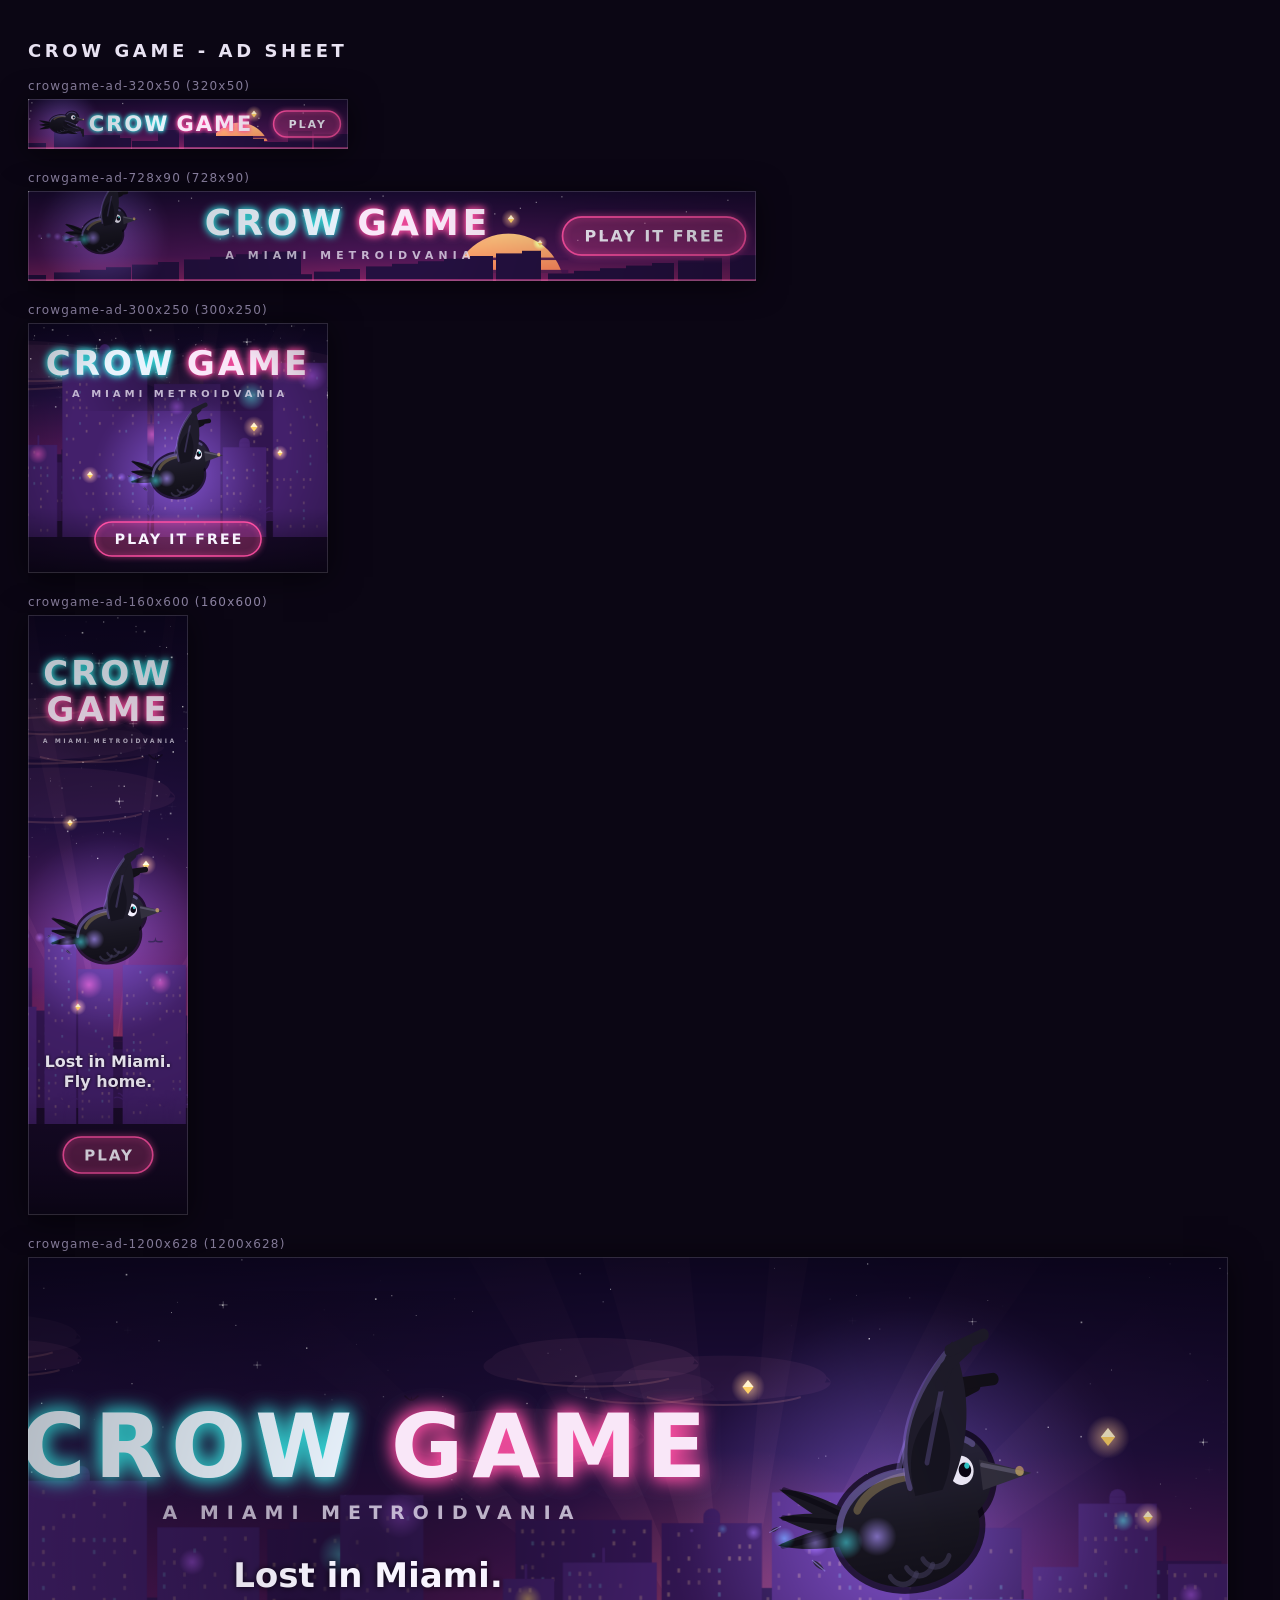
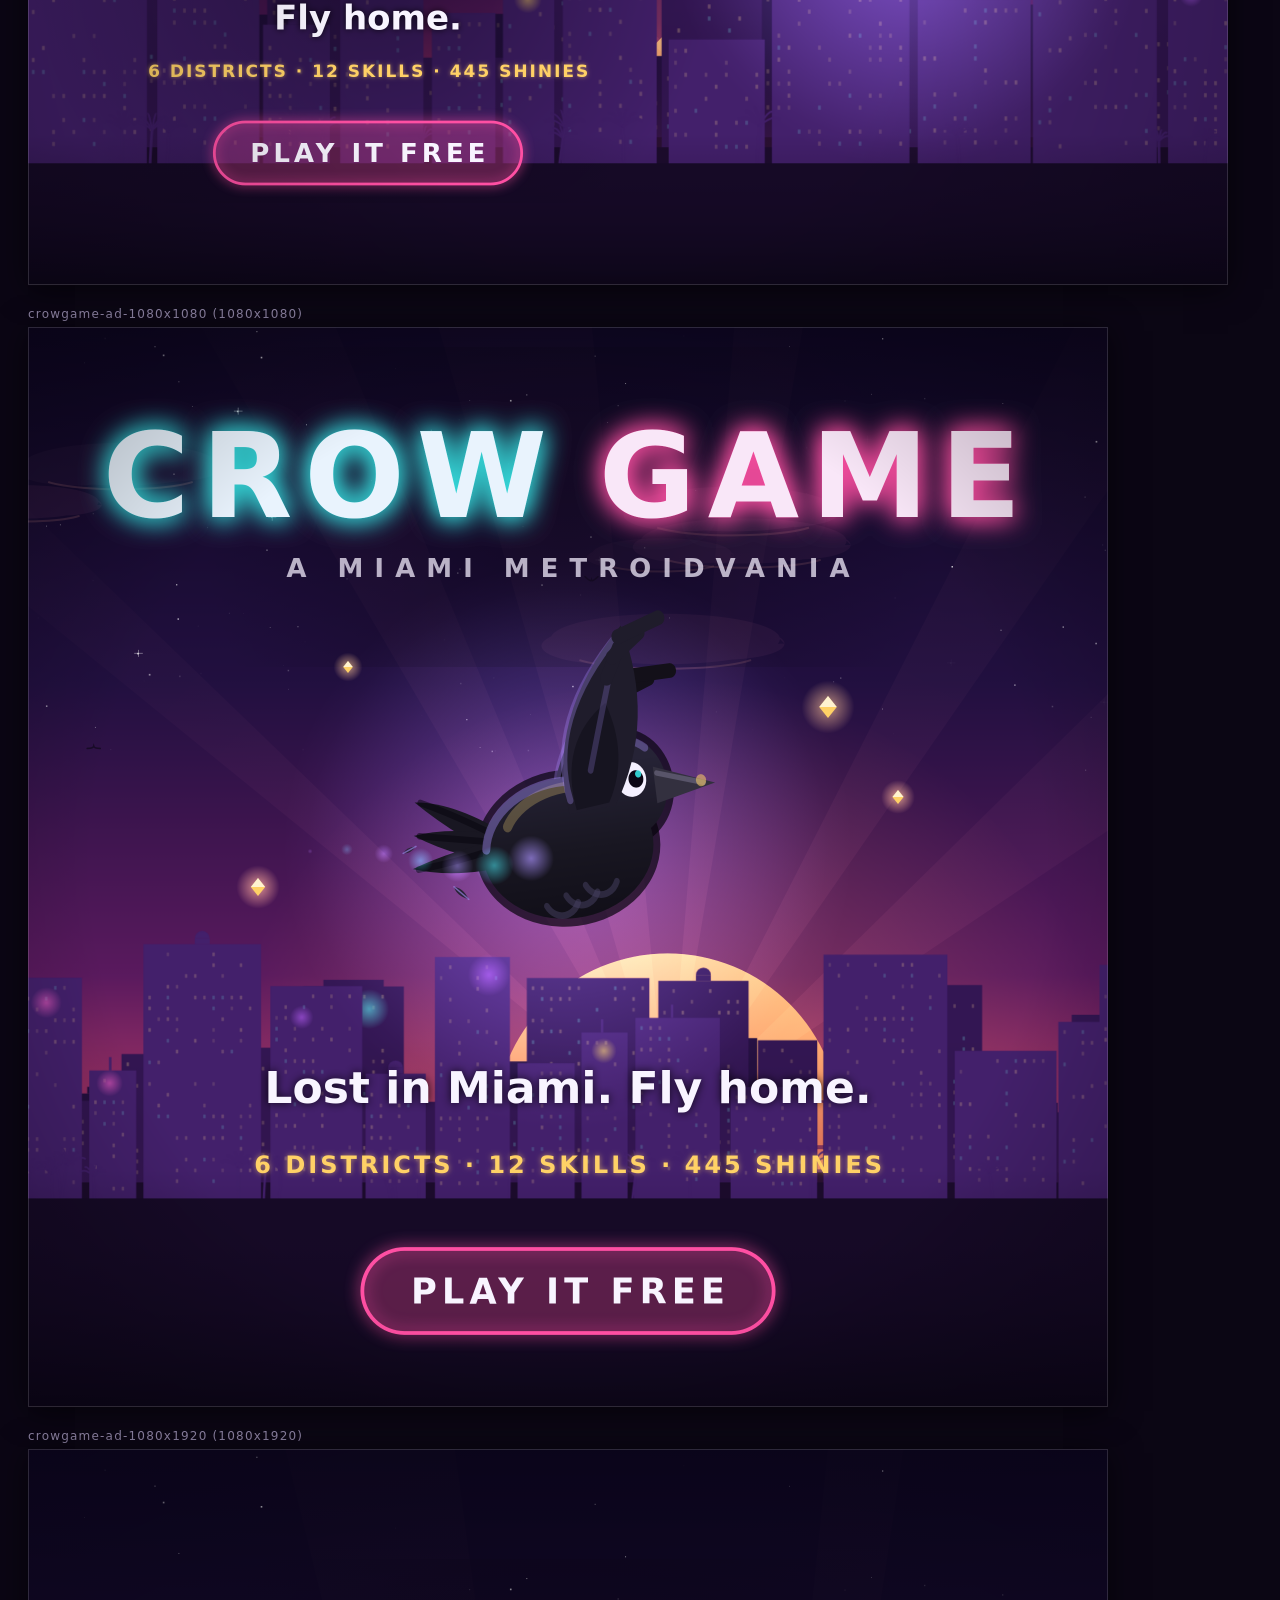
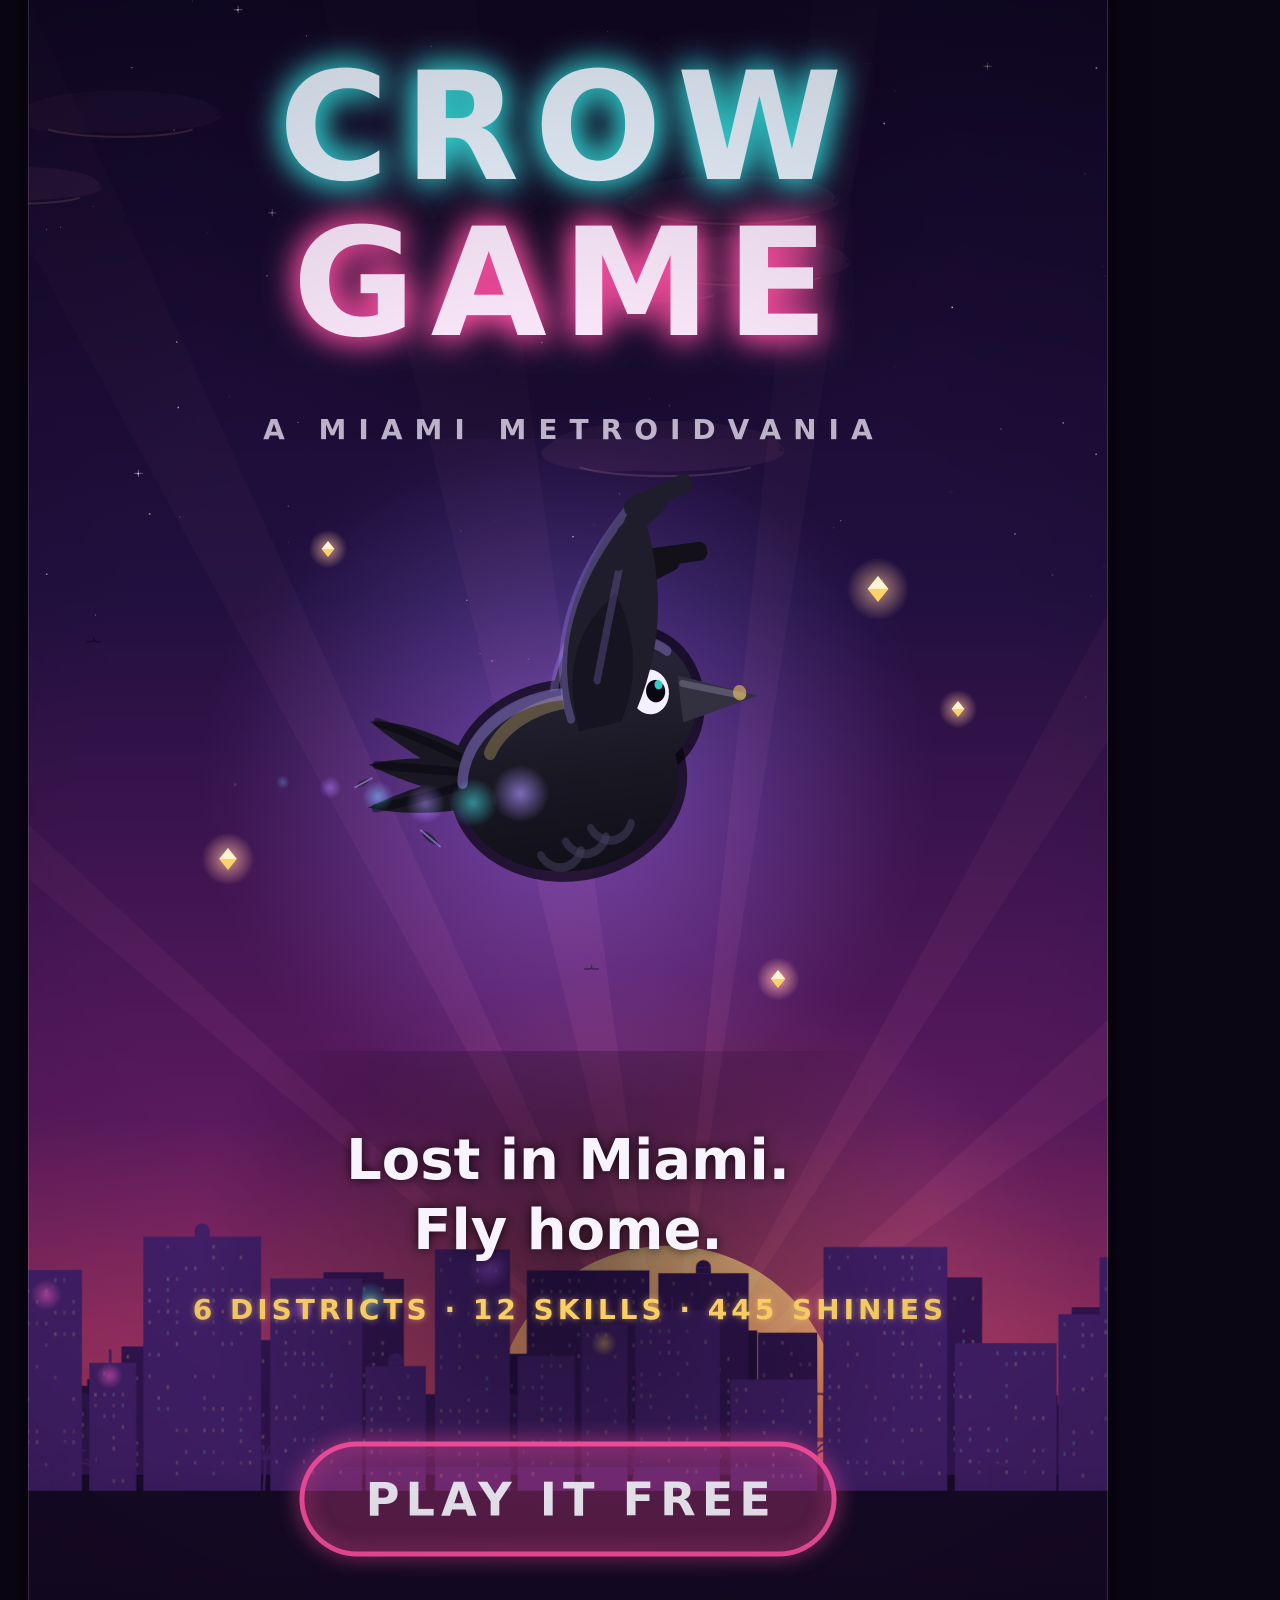
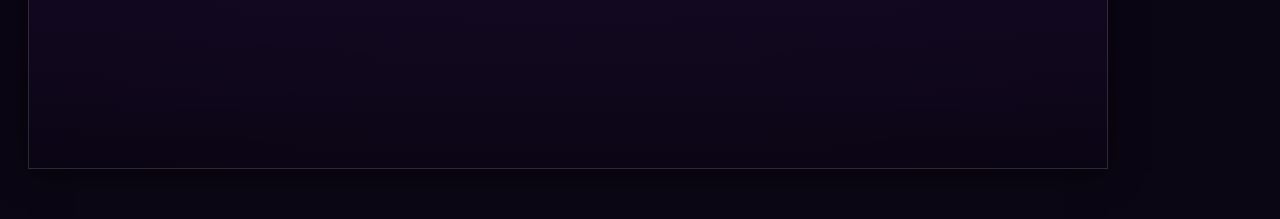
<file: Development/ads/index.html>
<!DOCTYPE html>
<html lang="en">
<head>
<meta charset="utf-8">
<title>Crow Game - Ad Generator</title>
<style>
  body { background: #0b0614; color: #e8e2f2; font-family: "Segoe UI", system-ui, sans-serif; padding: 20px; }
  h1 { font-size: 18px; letter-spacing: 0.2em; }
  .ad { margin: 18px 0; }
  .ad .label { color: #8d83a3; font-size: 12px; margin-bottom: 6px; letter-spacing: 0.1em; }
  canvas { box-shadow: 0 4px 30px rgba(0,0,0,0.6); max-width: 100%; }
</style>
</head>
<body>
<h1>CROW GAME - AD SHEET</h1>
<div id="out"></div>

<script type="module">
// Renders the ad set using the game's own art code, then posts PNGs to the
// local dev receiver on :8124 (harmless no-op if it is not running).
import { Background } from '../src/background.js';
import { Player } from '../src/player.js';

const T = 1.7; // fixed clock so every render is deterministic
const bg = new Background();

const INK = '#f8f4ff';
const PINK = '#ff4fa3';
const CYAN = '#35e0e0';
const GOLD = '#ffd166';

const TAGLINE = 'A MIAMI METROIDVANIA';
const HOOK1 = 'Lost in Miami.';
const HOOK2 = 'Fly home.';
const BADGE = '6 DISTRICTS · 12 SKILLS · 445 SHINIES';

// ---------- shared pieces ----------

function scene(ctx, w, h, horizonFrac, camX = 1200) {
  const cam = { x: camX, y: 1500 - (horizonFrac * h + 30) / 0.88, scale: 1 };
  bg.draw(ctx, cam, w, h, T, 1500);
}

function simpleBg(ctx, w, h) {
  // for thin banners: gradient + sun sliver + rooftop strip
  const g = ctx.createLinearGradient(0, 0, 0, h);
  g.addColorStop(0, '#170a2e');
  g.addColorStop(0.72, '#4a1655');
  g.addColorStop(1, '#7c2260');
  ctx.fillStyle = g;
  ctx.fillRect(0, 0, w, h);
  // stars
  ctx.fillStyle = 'rgba(255,255,255,0.5)';
  for (let i = 0; i < w / 14; i++) {
    const x = (i * 137.3) % w;
    const y = ((i * 61.7) % (h * 0.55));
    if (Math.sin(i * 3.7) > -0.2) ctx.fillRect(x, y, 1.2, 1.2);
  }
  // sun
  const sx = w * 0.66;
  const sr = h * 0.62;
  const sg = ctx.createLinearGradient(0, h - sr, 0, h + sr * 0.4);
  sg.addColorStop(0, '#ffd88a');
  sg.addColorStop(0.55, '#ff8b5e');
  sg.addColorStop(1, '#ff4fa3');
  ctx.save();
  ctx.beginPath();
  ctx.rect(0, 0, w, h - 8);
  ctx.clip();
  ctx.fillStyle = sg;
  ctx.beginPath();
  ctx.arc(sx, h + sr * 0.15, sr, 0, Math.PI * 2);
  ctx.fill();
  ctx.fillStyle = 'rgba(74,22,85,0.9)';
  ctx.fillRect(sx - sr - 4, h - sr * 0.42, sr * 2 + 8, 2.5);
  ctx.fillRect(sx - sr - 4, h - sr * 0.2, sr * 2 + 8, 3.5);
  ctx.restore();
  // rooftop strip
  ctx.fillStyle = '#241040';
  for (let i = 0; i < w / 26; i++) {
    const bw = 18 + ((i * 89) % 26);
    const bh = 6 + ((i * 53) % (h * 0.28));
    ctx.fillRect(i * 26, h - bh, bw, bh);
  }
  ctx.fillStyle = 'rgba(255,79,163,0.5)';
  ctx.fillRect(0, h - 2, w, 2);
}

function crowAt(ctx, x, y, k, pose = 'flap', facing = 1) {
  // soft violet halo so the dark bird pops off the night sky
  ctx.save();
  ctx.globalCompositeOperation = 'lighter';
  const halo = ctx.createRadialGradient(x, y, 2, x, y, 46 * k);
  halo.addColorStop(0, 'rgba(169,143,255,0.2)');
  halo.addColorStop(1, 'rgba(169,143,255,0)');
  ctx.fillStyle = halo;
  ctx.beginPath();
  ctx.arc(x, y, 46 * k, 0, Math.PI * 2);
  ctx.fill();
  ctx.restore();

  const p = new Player({ x: 0, y: 0 });
  p.invuln = -1;
  p.facing = facing;
  p.animT = 1.32;
  p.blinkT = 5;
  if (pose === 'glide') { p.gliding = true; p.grounded = false; }
  else if (pose === 'dash') { p.dashing = 0.1; p.dashDir = facing; p.grounded = false; }
  else if (pose === 'flap') { p.grounded = false; p.flapT = 0.55; p.vy = -300; }
  p.x = 0;
  p.y = 0;
  ctx.save();
  ctx.translate(x, y);
  ctx.scale(k, k);
  p.draw(ctx);
  ctx.restore();
}

function trail(ctx, x, y, k, facing = 1) {
  // sparkle wake behind the crow
  ctx.save();
  ctx.globalCompositeOperation = 'lighter';
  for (let i = 0; i < 7; i++) {
    const u = (i + 1) / 7;
    const tx = x - facing * u * 130 * k * 0.32;
    const ty = y + Math.sin(u * 5) * 10 * k * 0.22 + u * 14 * k * 0.2;
    const r = (1 - u) * 5 * k * 0.32 + 1;
    const col = i % 2 ? 'rgba(53,224,224,' : 'rgba(169,143,255,';
    const g = ctx.createRadialGradient(tx, ty, 0.5, tx, ty, r * 2.4);
    g.addColorStop(0, col + (0.5 * (1 - u) + 0.15) + ')');
    g.addColorStop(1, col + '0)');
    ctx.fillStyle = g;
    ctx.beginPath();
    ctx.arc(tx, ty, r * 2.4, 0, Math.PI * 2);
    ctx.fill();
  }
  ctx.restore();
  // two drifting feathers
  for (const [fx, fy, rot, s] of [[-0.42, 0.24, 0.7, 4], [-0.62, 0.02, -0.5, 3]]) {
    const px = x + facing * fx * 130 * k * 0.32;
    const py = y + fy * 100 * k * 0.3;
    ctx.save();
    ctx.translate(px, py);
    ctx.rotate(rot);
    ctx.scale(k * 0.3, k * 0.3);
    ctx.fillStyle = '#2a2438';
    ctx.beginPath();
    ctx.moveTo(-s, 0);
    ctx.quadraticCurveTo(0, -s * 0.7, s * 1.6, 0);
    ctx.quadraticCurveTo(0, s * 0.7, -s, 0);
    ctx.fill();
    ctx.strokeStyle = 'rgba(169,143,255,0.6)';
    ctx.lineWidth = 0.8;
    ctx.beginPath();
    ctx.moveTo(-s, 0);
    ctx.lineTo(s * 1.6, 0);
    ctx.stroke();
    ctx.restore();
  }
}

function shiny(ctx, x, y, s) {
  ctx.save();
  ctx.translate(x, y);
  ctx.globalCompositeOperation = 'lighter';
  const g = ctx.createRadialGradient(0, 0, 1, 0, 0, s * 2.4);
  g.addColorStop(0, 'rgba(255,209,102,0.55)');
  g.addColorStop(1, 'rgba(255,209,102,0)');
  ctx.fillStyle = g;
  ctx.beginPath();
  ctx.arc(0, 0, s * 2.4, 0, Math.PI * 2);
  ctx.fill();
  ctx.globalCompositeOperation = 'source-over';
  ctx.fillStyle = GOLD;
  ctx.beginPath();
  ctx.moveTo(0, -s);
  ctx.lineTo(s * 0.8, 0);
  ctx.lineTo(0, s);
  ctx.lineTo(-s * 0.8, 0);
  ctx.closePath();
  ctx.fill();
  ctx.fillStyle = '#fff3d0';
  ctx.beginPath();
  ctx.moveTo(0, -s);
  ctx.lineTo(s * 0.8, 0);
  ctx.lineTo(-s * 0.8, 0);
  ctx.closePath();
  ctx.fill();
  ctx.restore();
}

function neonWord(ctx, word, x, y, size, color, align = 'center', spacing = 0.1) {
  ctx.save();
  ctx.font = `800 ${size}px "Segoe UI", system-ui, sans-serif`;
  ctx.textAlign = align;
  ctx.letterSpacing = `${Math.round(size * spacing)}px`;
  ctx.shadowColor = color;
  ctx.shadowBlur = size * 0.45;
  ctx.fillStyle = color;
  ctx.fillText(word, x, y);
  ctx.fillText(word, x, y);
  ctx.shadowBlur = 0;
  ctx.fillStyle = INK;
  ctx.globalAlpha = 0.92;
  ctx.fillText(word, x, y);
  ctx.restore();
}

// CROW in cyan, GAME in pink, on one line centered at cx
function logo(ctx, cx, y, size) {
  ctx.save();
  ctx.font = `800 ${size}px "Segoe UI", system-ui, sans-serif`;
  ctx.letterSpacing = `${Math.round(size * 0.1)}px`;
  const wCrow = ctx.measureText('CROW').width;
  const wGame = ctx.measureText('GAME').width;
  const gap = size * 0.34;
  const total = wCrow + gap + wGame;
  ctx.restore();
  neonWord(ctx, 'CROW', cx - total / 2, y, size, CYAN, 'left');
  neonWord(ctx, 'GAME', cx - total / 2 + wCrow + gap, y, size, PINK, 'left');
}

function logoStacked(ctx, cx, y, size, lineGap = 1.06) {
  neonWord(ctx, 'CROW', cx, y, size, CYAN);
  neonWord(ctx, 'GAME', cx, y + size * lineGap, size, PINK);
}

function tagline(ctx, cx, y, size, maxW = Infinity) {
  ctx.save();
  ctx.font = `600 ${size}px "Segoe UI", system-ui, sans-serif`;
  ctx.textAlign = 'center';
  ctx.letterSpacing = `${Math.round(size * 0.42)}px`;
  ctx.fillStyle = 'rgba(232,226,242,0.78)';
  const w = ctx.measureText(TAGLINE).width;
  const fit = Math.min(1, maxW / w);
  ctx.translate(cx + size * 0.21, y);
  ctx.scale(fit, fit);
  ctx.fillText(TAGLINE, 0, 0);
  ctx.restore();
}

function hook(ctx, cx, y, size, twoLines = true) {
  ctx.save();
  ctx.font = `600 ${size}px "Segoe UI", system-ui, sans-serif`;
  ctx.textAlign = 'center';
  ctx.fillStyle = INK;
  ctx.shadowColor = 'rgba(0,0,0,0.8)';
  ctx.shadowBlur = size * 0.4;
  if (twoLines) {
    ctx.fillText(HOOK1, cx, y);
    ctx.fillText(HOOK2, cx, y + size * 1.25);
  } else {
    ctx.fillText(`${HOOK1} ${HOOK2}`, cx, y);
  }
  ctx.restore();
}

function badge(ctx, cx, y, size) {
  ctx.save();
  ctx.font = `700 ${size}px "Segoe UI", system-ui, sans-serif`;
  ctx.textAlign = 'center';
  ctx.letterSpacing = `${Math.round(size * 0.13)}px`;
  ctx.fillStyle = GOLD;
  ctx.shadowColor = 'rgba(255,209,102,0.6)';
  ctx.shadowBlur = size * 0.5;
  ctx.fillText(BADGE, cx + size * 0.07, y);
  ctx.restore();
}

function cta(ctx, cx, cy, text, h) {
  ctx.save();
  const size = h * 0.42;
  ctx.font = `700 ${size}px "Segoe UI", system-ui, sans-serif`;
  ctx.letterSpacing = `${Math.round(size * 0.14)}px`;
  const tw = ctx.measureText(text).width;
  const w = tw + h * 1.1;
  ctx.shadowColor = PINK;
  ctx.shadowBlur = h * 0.35;
  ctx.fillStyle = 'rgba(255,79,163,0.16)';
  ctx.strokeStyle = PINK;
  ctx.lineWidth = Math.max(1.5, h * 0.045);
  ctx.beginPath();
  ctx.roundRect(cx - w / 2, cy - h / 2, w, h, h / 2);
  ctx.fill();
  ctx.stroke();
  ctx.shadowBlur = 0;
  ctx.fillStyle = INK;
  ctx.textAlign = 'center';
  ctx.textBaseline = 'middle';
  ctx.fillText(text, cx + size * 0.07, cy + h * 0.04);
  ctx.restore();
}

function scrim(ctx, x, y, w, h, alpha = 0.4) {
  const g = ctx.createRadialGradient(x + w / 2, y + h / 2, 8, x + w / 2, y + h / 2, Math.max(w, h) * 0.62);
  g.addColorStop(0, `rgba(11,5,22,${alpha})`);
  g.addColorStop(1, 'rgba(11,5,22,0)');
  ctx.fillStyle = g;
  ctx.fillRect(x - w * 0.3, y - h * 0.3, w * 1.6, h * 1.6);
}

function frame(ctx, w, h) {
  // vignette + hairline border
  const v = ctx.createRadialGradient(w / 2, h / 2, Math.min(w, h) * 0.44, w / 2, h / 2, Math.max(w, h) * 0.74);
  v.addColorStop(0, 'rgba(0,0,0,0)');
  v.addColorStop(1, 'rgba(5,2,12,0.4)');
  ctx.fillStyle = v;
  ctx.fillRect(0, 0, w, h);
  ctx.strokeStyle = 'rgba(255,255,255,0.14)';
  ctx.lineWidth = 1;
  ctx.strokeRect(0.5, 0.5, w - 1, h - 1);
}

// ---------- the ad set ----------

const ADS = [
  {
    name: 'crowgame-ad-320x50', w: 320, h: 50,
    draw(ctx, w, h) {
      simpleBg(ctx, w, h);
      crowAt(ctx, 34, 25, 0.85, 'dash');
      logo(ctx, 143, 32, 21);
      shiny(ctx, 226, 15, 3.4);
      cta(ctx, 279, 25, 'PLAY', 26);
      frame(ctx, w, h);
    },
  },
  {
    name: 'crowgame-ad-728x90', w: 728, h: 90,
    draw(ctx, w, h) {
      simpleBg(ctx, w, h);
      crowAt(ctx, 74, 44, 1.5, 'flap');
      trail(ctx, 74, 44, 1.5);
      logo(ctx, 320, 44, 36);
      tagline(ctx, 320, 68, 11);
      shiny(ctx, 483, 28, 4);
      shiny(ctx, 512, 52, 3);
      cta(ctx, 626, 45, 'PLAY IT FREE', 38);
      frame(ctx, w, h);
    },
  },
  {
    name: 'crowgame-ad-300x250', w: 300, h: 250,
    draw(ctx, w, h) {
      scene(ctx, w, h, 0.74);
      scrim(ctx, 60, 10, 180, 60, 0.42);
      logo(ctx, 150, 52, 34);
      tagline(ctx, 150, 74, 10);
      crowAt(ctx, 150, 152, 1.9, 'flap');
      trail(ctx, 150, 152, 1.9);
      shiny(ctx, 226, 104, 4.5);
      shiny(ctx, 252, 130, 3.2);
      shiny(ctx, 62, 152, 3.6);
      cta(ctx, 150, 216, 'PLAY IT FREE', 34);
      frame(ctx, w, h);
    },
  },
  {
    name: 'crowgame-ad-160x600', w: 160, h: 600,
    draw(ctx, w, h) {
      scene(ctx, w, h, 0.8, 800);
      scrim(ctx, 20, 30, 120, 110, 0.45);
      logoStacked(ctx, 80, 70, 34);
      tagline(ctx, 80, 128, 9, 134);
      shiny(ctx, 42, 208, 3.4);
      shiny(ctx, 118, 250, 4.2);
      crowAt(ctx, 80, 320, 2.3, 'flap');
      trail(ctx, 80, 320, 2.3);
      shiny(ctx, 50, 392, 3.4);
      hook(ctx, 80, 452, 16);
      cta(ctx, 80, 540, 'PLAY', 36);
      frame(ctx, w, h);
    },
  },
  {
    name: 'crowgame-ad-1200x628', w: 1200, h: 628,
    draw(ctx, w, h) {
      scene(ctx, w, h, 0.76, 2000);
      scrim(ctx, 60, 130, 560, 320, 0.5);
      ctx.save();
      ctx.textAlign = 'left';
      ctx.restore();
      logo(ctx, 340, 220, 88);
      tagline(ctx, 340, 262, 19);
      hook(ctx, 340, 330, 34);
      badge(ctx, 340, 420, 17);
      cta(ctx, 340, 496, 'PLAY IT FREE', 62);
      crowAt(ctx, 880, 270, 5.2, 'flap');
      trail(ctx, 880, 270, 5.2);
      shiny(ctx, 1080, 180, 9);
      shiny(ctx, 1120, 260, 6);
      shiny(ctx, 720, 130, 7);
      frame(ctx, w, h);
    },
  },
  {
    name: 'crowgame-ad-1080x1080', w: 1080, h: 1080,
    draw(ctx, w, h) {
      scene(ctx, w, h, 0.78, 1500);
      scrim(ctx, 240, 80, 600, 200, 0.45);
      logo(ctx, 540, 190, 118);
      tagline(ctx, 540, 250, 26);
      crowAt(ctx, 540, 520, 6.2, 'flap');
      trail(ctx, 540, 520, 6.2);
      shiny(ctx, 800, 380, 11);
      shiny(ctx, 870, 470, 7);
      shiny(ctx, 230, 560, 9);
      shiny(ctx, 320, 340, 6);
      hook(ctx, 540, 776, 44, false);
      badge(ctx, 540, 846, 24);
      cta(ctx, 540, 964, 'PLAY IT FREE', 84);
      frame(ctx, w, h);
    },
  },
  {
    name: 'crowgame-ad-1080x1920', w: 1080, h: 1920,
    draw(ctx, w, h) {
      scene(ctx, w, h, 0.84, 1500);
      scrim(ctx, 220, 200, 640, 300, 0.45);
      logoStacked(ctx, 540, 330, 150, 1.04);
      tagline(ctx, 540, 590, 28);
      crowAt(ctx, 540, 930, 8, 'flap');
      trail(ctx, 540, 930, 8);
      shiny(ctx, 850, 740, 13);
      shiny(ctx, 930, 860, 8);
      shiny(ctx, 200, 1010, 11);
      shiny(ctx, 300, 700, 8);
      shiny(ctx, 750, 1130, 9);
      scrim(ctx, 240, 1280, 600, 260, 0.55);
      hook(ctx, 540, 1330, 56);
      badge(ctx, 540, 1470, 28);
      cta(ctx, 540, 1650, 'PLAY IT FREE', 110);
      frame(ctx, w, h);
    },
  },
];

// ---------- render + export ----------

const out = document.getElementById('out');
const results = [];

async function run() {
  for (const ad of ADS) {
    const big = document.createElement('canvas');
    big.width = ad.w * 2;
    big.height = ad.h * 2;
    const bctx = big.getContext('2d');
    bctx.scale(2, 2);
    ad.draw(bctx, ad.w, ad.h);

    const fin = document.createElement('canvas');
    fin.width = ad.w;
    fin.height = ad.h;
    fin.getContext('2d').drawImage(big, 0, 0, ad.w, ad.h);

    const wrap = document.createElement('div');
    wrap.className = 'ad';
    wrap.innerHTML = `<div class="label">${ad.name} (${ad.w}x${ad.h})</div>`;
    wrap.appendChild(fin);
    out.appendChild(wrap);

    try {
      const b64 = fin.toDataURL('image/png').split(',')[1];
      const res = await fetch(`http://localhost:8124/?name=${ad.name}&ext=png`, { method: 'POST', body: b64 });
      results.push(`${ad.name}: ${await res.text()}`);
    } catch (e) {
      results.push(`${ad.name}: post failed (${e.message})`);
    }
  }
  window.__adsDone = results;
}

run();
</script>
</body>
</html>
</file>
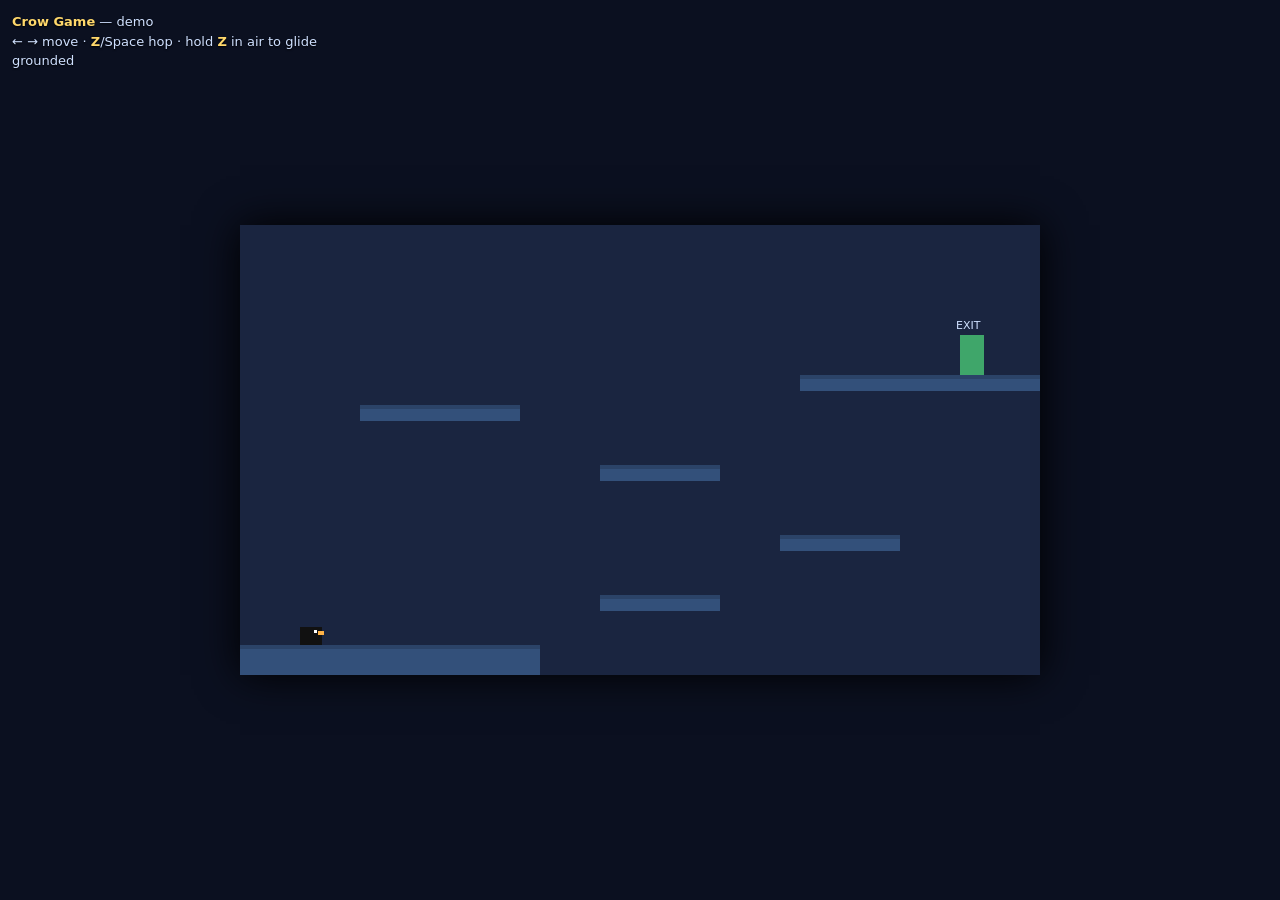
<file: Development/prototype-v0.html>
<!DOCTYPE html>
<html lang="en">
<head>
<meta charset="UTF-8">
<meta name="viewport" content="width=device-width, initial-scale=1.0">
<title>Crow Game — Demo</title>
<style>
  html, body { margin: 0; height: 100%; background: #0b1020; overflow: hidden; }
  body { display: flex; align-items: center; justify-content: center; font-family: system-ui, sans-serif; }
  canvas { background: #1a2540; image-rendering: pixelated; box-shadow: 0 0 40px #000; }
  #hud { position: fixed; top: 12px; left: 12px; color: #cfe0ff; font-size: 13px; line-height: 1.5; pointer-events: none; text-shadow: 0 1px 2px #000; }
  #hud b { color: #ffd86b; }
</style>
</head>
<body>
<div id="hud">
  <div><b>Crow Game</b> — demo</div>
  <div>← → move · <b>Z</b>/Space hop · hold <b>Z</b> in air to glide</div>
  <div id="status"></div>
</div>
<canvas id="c" width="800" height="450"></canvas>
<script>
const cv = document.getElementById('c'), ctx = cv.getContext('2d');
const W = cv.width, H = cv.height;
const statusEl = document.getElementById('status');

// ponytail: hand-rolled AABB platformer, no engine. A physics lib is overkill for a demo.
const keys = {};
addEventListener('keydown', e => { keys[e.code] = true; if ([ 'Space','ArrowUp','ArrowDown' ].includes(e.code)) e.preventDefault(); });
addEventListener('keyup', e => { keys[e.code] = false; });

const GRAV = 0.55, MOVE = 2.6, JUMP = -9.5, GLIDE_FALL = 1.2;

const crow = { x: 60, y: 300, w: 22, h: 18, vx: 0, vy: 0, onGround: false, face: 1, gliding: false };

// platforms: [x, y, w, h] — a little path up and to the right
const platforms = [
  [0, 420, 300, 30],
  [360, 370, 120, 16],
  [540, 310, 120, 16],
  [360, 240, 120, 16],
  [120, 180, 160, 16],
  [560, 150, 240, 16],
];
const goal = { x: 720, y: 110, w: 24, h: 40 }; // the "Everglades exit"

let won = false;

function rectsOverlap(a, b) {
  return a.x < b.x + b.w && a.x + a.w > b.x && a.y < b.y + b.h && a.y + a.h > b.y;
}

function update() {
  // horizontal
  crow.vx = 0;
  if (keys['ArrowLeft'])  { crow.vx = -MOVE; crow.face = -1; }
  if (keys['ArrowRight']) { crow.vx =  MOVE; crow.face =  1; }

  const hopKey = keys['KeyZ'] || keys['Space'];
  // hop
  if (hopKey && crow.onGround) { crow.vy = JUMP; crow.onGround = false; }

  // glide: hold hop in the air while falling
  crow.gliding = false;
  if (hopKey && !crow.onGround && crow.vy > 0) {
    crow.vy = Math.min(crow.vy + GRAV, GLIDE_FALL);
    crow.gliding = true;
  } else {
    crow.vy += GRAV;
  }

  crow.x += crow.vx;
  crow.y += crow.vy;
  crow.onGround = false;

  // collide with platforms (resolve vertically)
  for (const [px, py, pw, ph] of platforms) {
    const p = { x: px, y: py, w: pw, h: ph };
    if (rectsOverlap(crow, p)) {
      const prevBottom = crow.y - crow.vy + crow.h;
      if (prevBottom <= py + 2 && crow.vy >= 0) {        // landed on top
        crow.y = py - crow.h; crow.vy = 0; crow.onGround = true;
      } else if (crow.vy < 0 && crow.y >= py) {          // bonked head
        crow.y = py + ph; crow.vy = 0;
      }
    }
  }

  // walls
  crow.x = Math.max(0, Math.min(W - crow.w, crow.x));

  // fell off the world -> respawn
  if (crow.y > H + 100) { crow.x = 60; crow.y = 300; crow.vx = crow.vy = 0; }

  if (!won && rectsOverlap(crow, goal)) won = true;

  statusEl.textContent = won ? '🌿 You made it back to the Everglades!' :
    (crow.gliding ? 'gliding…' : crow.onGround ? 'grounded' : 'airborne');
}

function draw() {
  ctx.clearRect(0, 0, W, H);

  // platforms
  ctx.fillStyle = '#33507a';
  for (const [x, y, w, h] of platforms) ctx.fillRect(x, y, w, h);
  ctx.fillStyle = '#2b4368';
  for (const [x, y, w] of platforms) ctx.fillRect(x, y, w, 4);

  // goal
  ctx.fillStyle = won ? '#7CFC9A' : '#3fa66a';
  ctx.fillRect(goal.x, goal.y, goal.w, goal.h);
  ctx.fillStyle = '#cfe0ff';
  ctx.font = '11px system-ui';
  ctx.fillText('EXIT', goal.x - 4, goal.y - 6);

  // crow
  ctx.save();
  ctx.translate(crow.x + crow.w / 2, crow.y + crow.h / 2);
  ctx.scale(crow.face, 1);
  ctx.fillStyle = '#111';
  ctx.fillRect(-crow.w / 2, -crow.h / 2, crow.w, crow.h);      // body
  if (crow.gliding) { ctx.fillRect(-crow.w / 2 - 8, -2, 8, 4); ctx.fillRect(crow.w / 2, -2, 8, 4); } // spread wings
  ctx.fillStyle = '#ffb347';
  ctx.fillRect(crow.w / 2 - 4, -crow.h / 2 + 4, 6, 4);          // beak
  ctx.fillStyle = '#fff';
  ctx.fillRect(crow.w / 2 - 8, -crow.h / 2 + 3, 3, 3);          // eye
  ctx.restore();
}

function loop() { update(); draw(); requestAnimationFrame(loop); }
loop();
</script>
</body>
</html>
</file>
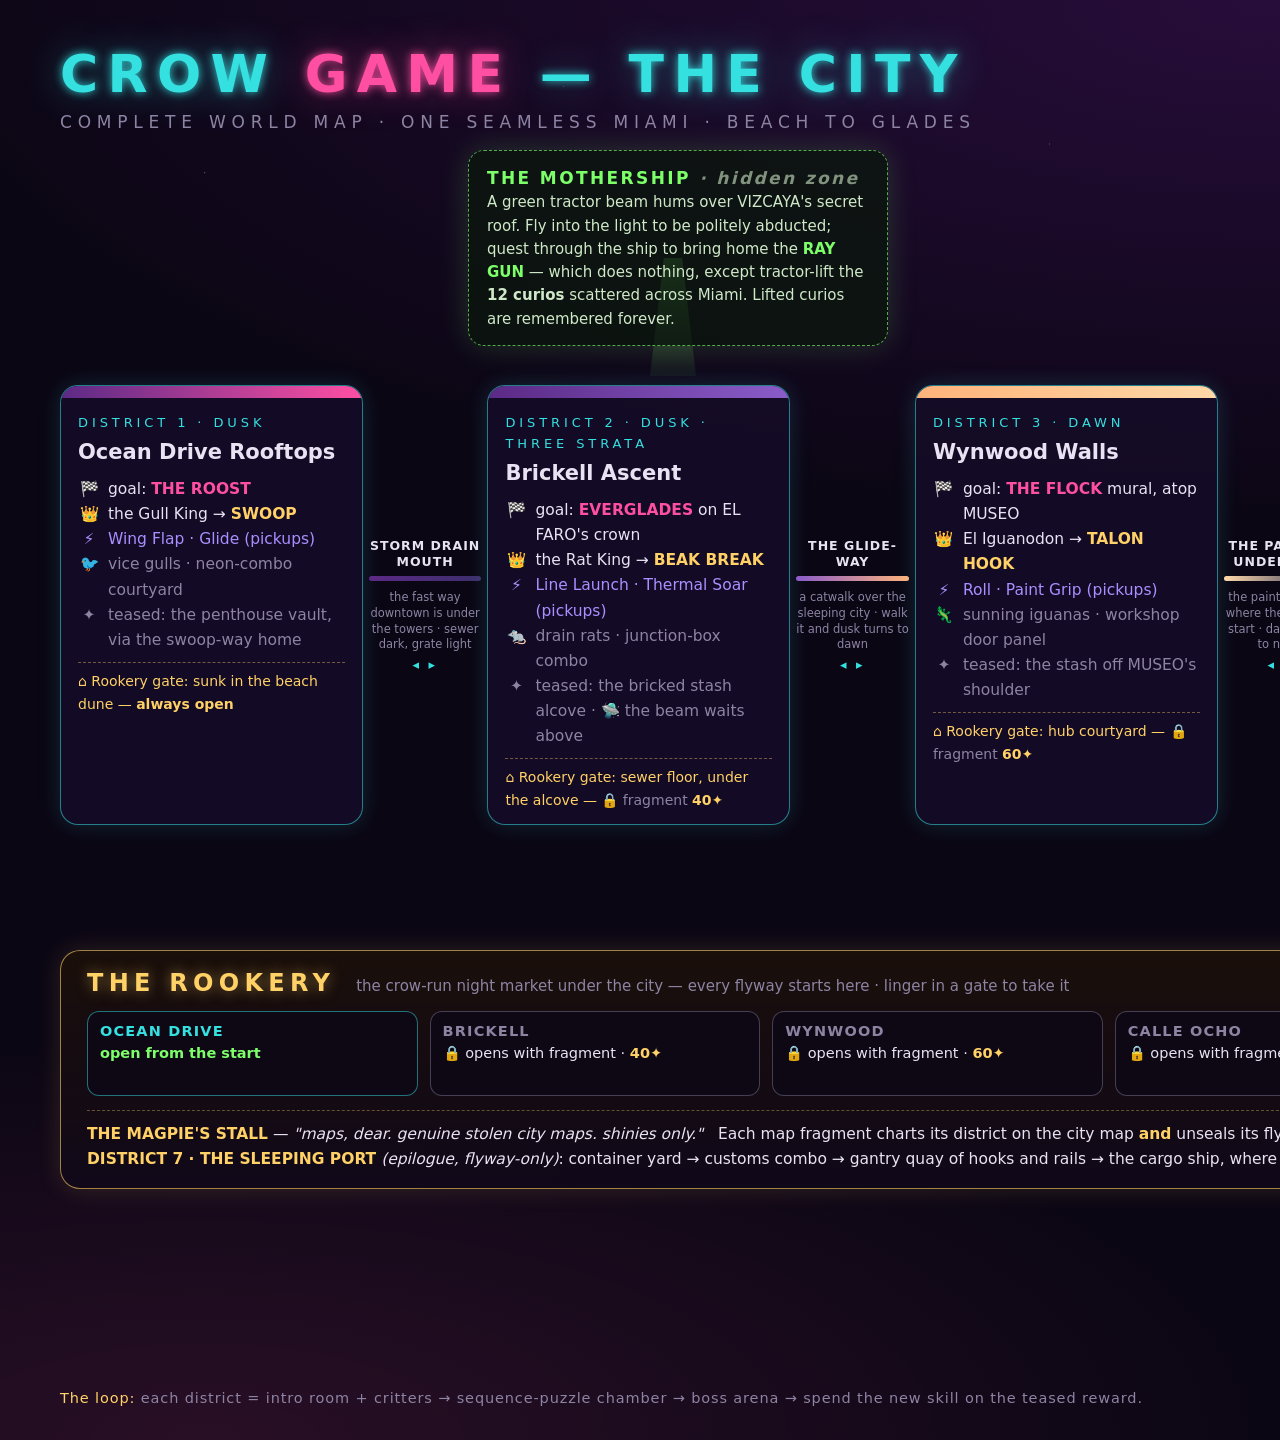
<file: Development/docs/world-map.html>
<!DOCTYPE html>
<html lang="en">
<head>
<meta charset="utf-8">
<style>
  :root {
    --bg: #0b0614; --panel: rgba(22, 12, 40, 0.85); --ink: #e8e2f2; --dim: #8d83a3;
    --pink: #ff4fa3; --cyan: #35e0e0; --gold: #ffd166; --violet: #a98fff; --green: #7dff6a;
  }
  * { margin: 0; padding: 0; box-sizing: border-box; }
  body { background: #000; }
  #map {
    width: 2560px; height: 1440px; position: relative; overflow: hidden;
    font-family: "Segoe UI", system-ui, sans-serif; color: var(--ink);
    background:
      radial-gradient(90% 60% at 50% 0%, rgba(58, 18, 84, 0.6), transparent 60%),
      radial-gradient(60% 40% at 8% 100%, rgba(255, 79, 163, 0.12), transparent 70%),
      radial-gradient(60% 40% at 92% 100%, rgba(53, 224, 224, 0.1), transparent 70%),
      var(--bg);
    padding: 44px 60px;
  }
  /* faint star field */
  #map::before {
    content: ""; position: absolute; inset: 0;
    background-image:
      radial-gradient(1.5px 1.5px at 8% 12%, rgba(255,255,255,0.5), transparent 60%),
      radial-gradient(1px 1px at 22% 6%, rgba(255,255,255,0.4), transparent 60%),
      radial-gradient(1.5px 1.5px at 41% 10%, rgba(255,255,255,0.35), transparent 60%),
      radial-gradient(1px 1px at 57% 5%, rgba(255,255,255,0.45), transparent 60%),
      radial-gradient(1.5px 1.5px at 72% 11%, rgba(255,255,255,0.4), transparent 60%),
      radial-gradient(1px 1px at 88% 7%, rgba(255,255,255,0.5), transparent 60%),
      radial-gradient(1px 1px at 95% 14%, rgba(255,255,255,0.3), transparent 60%);
  }

  h1 { font-size: 52px; letter-spacing: 0.18em; font-weight: 800; color: var(--cyan);
       text-shadow: 0 0 10px rgba(53,224,224,0.9), 0 0 40px rgba(53,224,224,0.45); }
  h1 .pink { color: var(--pink); text-shadow: 0 0 10px rgba(255,79,163,0.9), 0 0 40px rgba(255,79,163,0.45); }
  .sub { color: var(--dim); letter-spacing: 0.34em; font-size: 17px; text-transform: uppercase; margin-top: 8px; }
  header { display: flex; justify-content: space-between; align-items: flex-start; position: relative; z-index: 2; }
  .legend { text-align: right; font-size: 15px; color: var(--dim); line-height: 1.9; max-width: 760px; }
  .legend b { color: var(--ink); font-weight: 600; }
  .legend .k { color: var(--gold); }

  /* ---- the mothership, hidden above Brickell ---- */
  #ufo {
    position: absolute; left: 468px; top: 150px; width: 420px; z-index: 3;
    border: 1.5px dashed rgba(125,255,106,0.65); border-radius: 16px; padding: 14px 18px;
    background: rgba(10, 24, 12, 0.72); box-shadow: 0 0 30px rgba(125,255,106,0.18);
    font-size: 15px; line-height: 1.55; color: #cfe9c8;
  }
  #ufo .t { color: var(--green); font-weight: 800; letter-spacing: 0.14em; font-size: 17px; }
  #ufo .hush { color: rgba(207,233,200,0.6); font-style: italic; }
  #beam {
    position: absolute; left: 650px; top: 258px; width: 46px; height: 118px; z-index: 1;
    background: linear-gradient(180deg, rgba(125,255,106,0.4), rgba(125,255,106,0.05));
    clip-path: polygon(30% 0, 70% 0, 100% 100%, 0 100%);
  }

  /* ---- the spine: 6 districts + 5 hallways ---- */
  #spine {
    position: absolute; left: 60px; right: 60px; top: 385px; z-index: 2;
    display: grid; grid-template-columns: 17fr 7fr 17fr 7fr 17fr 7fr 17fr 7fr 17fr 7fr 17fr;
    gap: 0; align-items: stretch;
  }
  .district {
    border: 1.5px solid rgba(53,224,224,0.55); border-radius: 18px; background: var(--panel);
    box-shadow: 0 0 22px rgba(53,224,224,0.16); overflow: hidden; position: relative;
  }
  .district .mood { height: 12px; }
  .district .body { padding: 14px 17px 12px; font-size: 15.5px; line-height: 1.62; }
  .district .num { color: var(--cyan); font-size: 13px; letter-spacing: 0.3em; }
  .district .name { font-weight: 800; font-size: 21px; margin: 2px 0 8px; }
  .row { display: flex; gap: 8px; align-items: baseline; }
  .row .ico { width: 22px; flex: none; text-align: center; }
  .goal b { color: var(--pink); font-weight: 700; }
  .boss b { color: var(--gold); font-weight: 700; }
  .skill { color: var(--violet); }
  .secret { color: var(--dim); }
  .critter { color: var(--dim); }
  .gate {
    margin-top: 9px; border-top: 1px dashed rgba(255,209,102,0.4); padding-top: 7px;
    color: var(--gold); font-size: 14px;
  }
  .gate .lock { color: var(--dim); }

  .hall { display: flex; flex-direction: column; justify-content: center; padding: 0 6px; position: relative; }
  .hall .line { height: 5px; border-radius: 3px; margin: 6px 0; }
  .hall .hname { font-size: 12.5px; font-weight: 700; letter-spacing: 0.08em; color: var(--ink); text-align: center; line-height: 1.3; }
  .hall .hnote { font-size: 11.5px; color: var(--dim); text-align: center; line-height: 1.35; margin-top: 3px; }
  .hall .arrows { text-align: center; color: var(--cyan); font-size: 13px; letter-spacing: 0.2em; margin-top: 4px; }

  /* flyway stubs from each district down to the Rookery */
  .flyway {
    position: absolute; left: 50%; bottom: -130px; width: 0; height: 130px;
    border-left: 2px dashed rgba(255,209,102,0.55);
  }
  .flyway.sealed { border-left-color: rgba(141,131,163,0.4); }

  /* ---- the Rookery ---- */
  #rookery {
    position: absolute; left: 60px; right: 60px; top: 950px; z-index: 2;
    border: 1.5px solid rgba(255,209,102,0.6); border-radius: 20px;
    background: linear-gradient(180deg, rgba(30,17,8,0.82), rgba(16,9,26,0.9));
    box-shadow: 0 0 26px rgba(255,209,102,0.14); padding: 18px 26px 16px;
  }
  #rookery .t { color: var(--gold); font-weight: 800; letter-spacing: 0.22em; font-size: 24px;
                text-shadow: 0 0 14px rgba(255,209,102,0.5); }
  #rookery .tag { color: var(--dim); font-size: 15px; margin-left: 16px; }
  #gates { display: grid; grid-template-columns: repeat(7, 1fr); gap: 12px; margin-top: 14px; }
  .rgate {
    border: 1.5px solid rgba(53,224,224,0.5); border-radius: 12px; padding: 9px 12px;
    background: rgba(12, 8, 24, 0.7); font-size: 14.5px; line-height: 1.5;
  }
  .rgate .g { color: var(--cyan); font-weight: 700; letter-spacing: 0.08em; }
  .rgate.sealed { border-color: rgba(141,131,163,0.45); }
  .rgate.sealed .g { color: var(--dim); }
  .rgate .price { color: var(--gold); font-weight: 700; }
  .rgate .open { color: var(--green); font-weight: 700; }
  #shop {
    margin-top: 14px; border-top: 1px dashed rgba(255,209,102,0.35); padding-top: 11px;
    font-size: 15.5px; line-height: 1.6;
  }
  #shop b { color: var(--gold); }
  #shop .item { color: var(--ink); }
  #shop .p { color: var(--gold); font-weight: 700; }

  footer {
    position: absolute; left: 60px; right: 60px; bottom: 34px; z-index: 2;
    display: flex; justify-content: space-between; color: var(--dim); font-size: 14.5px; letter-spacing: 0.06em;
  }
  footer .k { color: var(--gold); }
</style>
</head>
<body>
<div id="map">
  <header>
    <div>
      <h1>CROW <span class="pink">GAME</span> — THE CITY</h1>
      <div class="sub">complete world map · one seamless Miami · beach to glades</div>
    </div>
    <div class="legend">
      <b>How the world moves:</b> zone seams are invisible — crossing a glowing door <b>pans the camera</b> into the next area, momentum and every earned ability carried along.<br>
      <span class="k">⌂ flyway gates</span> (one per district, near its start) drop to THE ROOKERY: <b>stand inside one for a beat</b> and it travels.
      Every shiny collected anywhere also lands in a persistent <span class="k">✦ wallet</span>, spendable at the Magpie's stall below.
    </div>
  </header>

  <!-- hidden zone -->
  <div id="ufo">
    <div class="t">THE MOTHERSHIP <span class="hush">· hidden zone</span></div>
    A green tractor beam hums over VIZCAYA's secret roof. Fly into the light to be politely abducted;
    quest through the ship to bring home the <b style="color:var(--green)">RAY GUN</b> — which does nothing,
    except tractor-lift the <b>12 curios</b> scattered across Miami. Lifted curios are remembered forever.
  </div>
  <div id="beam"></div>

  <!-- the spine -->
  <div id="spine">
    <div class="district">
      <div class="mood" style="background: linear-gradient(90deg,#5b2a86,#ff4fa3);"></div>
      <div class="body">
        <div class="num">DISTRICT 1 · DUSK</div>
        <div class="name">Ocean Drive Rooftops</div>
        <div class="row goal"><span class="ico">🏁</span><span>goal: <b>THE ROOST</b></span></div>
        <div class="row boss"><span class="ico">👑</span><span>the Gull King → <b>SWOOP</b></span></div>
        <div class="row skill"><span class="ico">⚡</span><span>Wing Flap · Glide (pickups)</span></div>
        <div class="row critter"><span class="ico">🐦</span><span>vice gulls · neon-combo courtyard</span></div>
        <div class="row secret"><span class="ico">✦</span><span>teased: the penthouse vault, via the swoop-way home</span></div>
        <div class="gate">⌂ Rookery gate: sunk in the beach dune — <b>always open</b></div>
      </div>
      <div class="flyway"></div>
    </div>

    <div class="hall">
      <div class="hname">STORM DRAIN MOUTH</div>
      <div class="line" style="background: linear-gradient(90deg,#5b2a86,#3c2f6b);"></div>
      <div class="hnote">the fast way downtown is under the towers · sewer dark, grate light</div>
      <div class="arrows">◂ ▸</div>
    </div>

    <div class="district">
      <div class="mood" style="background: linear-gradient(90deg,#5b2a86,#8a5cc9);"></div>
      <div class="body">
        <div class="num">DISTRICT 2 · DUSK · THREE STRATA</div>
        <div class="name">Brickell Ascent</div>
        <div class="row goal"><span class="ico">🏁</span><span>goal: <b>EVERGLADES</b> on EL FARO's crown</span></div>
        <div class="row boss"><span class="ico">👑</span><span>the Rat King → <b>BEAK BREAK</b></span></div>
        <div class="row skill"><span class="ico">⚡</span><span>Line Launch · Thermal Soar (pickups)</span></div>
        <div class="row critter"><span class="ico">🐀</span><span>drain rats · junction-box combo</span></div>
        <div class="row secret"><span class="ico">✦</span><span>teased: the bricked stash alcove · 🛸 the beam waits above</span></div>
        <div class="gate">⌂ Rookery gate: sewer floor, under the alcove — <span class="lock">🔒 fragment</span> <b>40✦</b></div>
      </div>
      <div class="flyway sealed"></div>
    </div>

    <div class="hall">
      <div class="hname">THE GLIDE-WAY</div>
      <div class="line" style="background: linear-gradient(90deg,#8a5cc9,#ffb37a);"></div>
      <div class="hnote">a catwalk over the sleeping city · walk it and dusk turns to dawn</div>
      <div class="arrows">◂ ▸</div>
    </div>

    <div class="district">
      <div class="mood" style="background: linear-gradient(90deg,#ffb37a,#ffd9a8);"></div>
      <div class="body">
        <div class="num">DISTRICT 3 · DAWN</div>
        <div class="name">Wynwood Walls</div>
        <div class="row goal"><span class="ico">🏁</span><span>goal: <b>THE FLOCK</b> mural, atop MUSEO</span></div>
        <div class="row boss"><span class="ico">👑</span><span>El Iguanodon → <b>TALON HOOK</b></span></div>
        <div class="row skill"><span class="ico">⚡</span><span>Roll · Paint Grip (pickups)</span></div>
        <div class="row critter"><span class="ico">🦎</span><span>sunning iguanas · workshop door panel</span></div>
        <div class="row secret"><span class="ico">✦</span><span>teased: the stash off MUSEO's shoulder</span></div>
        <div class="gate">⌂ Rookery gate: hub courtyard — <span class="lock">🔒 fragment</span> <b>60✦</b></div>
      </div>
      <div class="flyway sealed"></div>
    </div>

    <div class="hall">
      <div class="hname">THE PAINTED UNDERPASS</div>
      <div class="line" style="background: linear-gradient(90deg,#ffd9a8,#1c2454);"></div>
      <div class="hnote">the paint runs out where the lanterns start · dawn fades to night</div>
      <div class="arrows">◂ ▸</div>
    </div>

    <div class="district">
      <div class="mood" style="background: linear-gradient(90deg,#1c2454,#31165a);"></div>
      <div class="body">
        <div class="num">DISTRICT 4 · NIGHT · CROSSED WESTWARD ◂</div>
        <div class="name">Little Havana Nights</div>
        <div class="row goal"><span class="ico">🏁</span><span>goal: <b>EL GALLO</b> above the theater</span></div>
        <div class="row boss"><span class="ico">👑</span><span>the Piñata Toro → <b>WIRE GRIND</b></span></div>
        <div class="row skill"><span class="ico">🐤</span><span>3 caged songbirds hide along the paseo</span></div>
        <div class="row critter"><span class="ico">🎉</span><span>piñata imps · conga board combo</span></div>
        <div class="row secret"><span class="ico">✦</span><span>teased: the rooftop azotea, ridden in on light lines</span></div>
        <div class="gate">⌂ Rookery gate: paseo's end, past the sparkler — <span class="lock">🔒 fragment</span> <b>80✦</b></div>
      </div>
      <div class="flyway sealed"></div>
    </div>

    <div class="hall">
      <div class="hname">THE TOLL RAMP</div>
      <div class="line" style="background: linear-gradient(90deg,#31165a,#3a4a5c);"></div>
      <div class="hnote">everyone else already evacuated · ☔ the rain starts halfway up</div>
      <div class="arrows">◂ ▸</div>
    </div>

    <div class="district">
      <div class="mood" style="background: linear-gradient(90deg,#3a4a5c,#56707f);"></div>
      <div class="body">
        <div class="num">DISTRICT 5 · STORM · RAIN</div>
        <div class="name">Skyway Mile Zero</div>
        <div class="row goal"><span class="ico">🏁</span><span>goal: the <b>MILE 0</b> arch</span></div>
        <div class="row boss"><span class="ico">👑</span><span>the King Crab → <b>TAILWIND</b></span></div>
        <div class="row skill"><span class="ico">🌀</span><span>gust rivers become wind highways</span></div>
        <div class="row critter"><span class="ico">🦀</span><span>storm crabs · lock-gate combo · flooded canal</span></div>
        <div class="row secret"><span class="ico">✦</span><span>teased: the osprey's old nest on the toll gantry</span></div>
        <div class="gate">⌂ Rookery gate: towpath by the gantry — <span class="lock">🔒 fragment</span> <b>100✦</b></div>
      </div>
      <div class="flyway sealed"></div>
    </div>

    <div class="hall">
      <div class="hname">THE LAST CAUSEWAY</div>
      <div class="line" style="background: linear-gradient(90deg,#56707f,#12331f);"></div>
      <div class="hnote">the road gives up, the river of grass does not · fireflies</div>
      <div class="arrows">◂ ▸</div>
    </div>

    <div class="district">
      <div class="mood" style="background: linear-gradient(90deg,#12331f,#ffb37a);"></div>
      <div class="body">
        <div class="num">DISTRICT 6 · NIGHT → DAWN · FINALE</div>
        <div class="name">River of Grass</div>
        <div class="row goal"><span class="ico">🏁</span><span>goal: <b>THE NEST</b>, home at last</span></div>
        <div class="row boss"><span class="ico">👑</span><span>the Ancient Snapper → <b>TRUE FLIGHT</b></span></div>
        <div class="row skill"><span class="ico">⚡</span><span>finishing unlocks Flight in every district</span></div>
        <div class="row critter"><span class="ico">🐍</span><span>cottonmouths · cairn-stone combo · open water bites</span></div>
        <div class="row secret"><span class="ico">✦</span><span>teased: the heron roost across the cypress crowns</span></div>
        <div class="gate">⌂ Rookery gate: first hummock's lip — <span class="lock">🔒 fragment</span> <b>120✦</b></div>
      </div>
      <div class="flyway sealed"></div>
    </div>
  </div>

  <!-- the hub -->
  <div id="rookery">
    <span class="t">THE ROOKERY</span>
    <span class="tag">the crow-run night market under the city — every flyway starts here · linger in a gate to take it</span>
    <div id="gates">
      <div class="rgate"><span class="g">OCEAN DRIVE</span><br><span class="open">open from the start</span></div>
      <div class="rgate sealed"><span class="g">BRICKELL</span><br>🔒 opens with fragment · <span class="price">40✦</span></div>
      <div class="rgate sealed"><span class="g">WYNWOOD</span><br>🔒 opens with fragment · <span class="price">60✦</span></div>
      <div class="rgate sealed"><span class="g">CALLE OCHO</span><br>🔒 opens with fragment · <span class="price">80✦</span></div>
      <div class="rgate sealed"><span class="g">THE SKYWAY</span><br>🔒 opens with fragment · <span class="price">100✦</span></div>
      <div class="rgate sealed"><span class="g">THE GLADES</span><br>🔒 opens with fragment · <span class="price">120✦</span></div>
      <div class="rgate sealed"><span class="g">⚓ THE PORT</span><br>🔒 fragment · <span class="price">150✦</span> — the only road to D7</div>
    </div>
    <div id="shop">
      <b>THE MAGPIE'S STALL</b> — <i>"maps, dear. genuine stolen city maps. shinies only."</i> &nbsp;
      Each <span class="item">map fragment</span> charts its district on the city map <b>and</b> unseals its flyway gate:
      <span class="item">BRICKELL <span class="p">40✦</span></span> ·
      <span class="item">WYNWOOD <span class="p">60✦</span></span> ·
      <span class="item">CALLE OCHO <span class="p">80✦</span></span> ·
      <span class="item">SKYWAY <span class="p">100✦</span></span> ·
      <span class="item">GLADES <span class="p">120✦</span></span> ·
      <span class="item">PORT <span class="p">150✦</span></span><br>
      <b>DISTRICT 7 · THE SLEEPING PORT</b> <i>(epilogue, flyway-only)</i>: container yard → customs combo → gantry quay of
      hooks and rails → the cargo ship, where 👑 <b>the Night Heron</b> stalks the foredeck — goal: <b style="color:var(--pink)">BON VOYAGE</b>
    </div>
  </div>

  <footer>
    <div><span class="k">The loop:</span> each district = intro room + critters → sequence-puzzle chamber → boss arena → spend the new skill on the teased reward.</div>
    <div>world state: seamless one-world rework · installable PWA · districts 1–7 + hub + hidden ship</div>
  </footer>
</div>
</body>
</html>
</file>
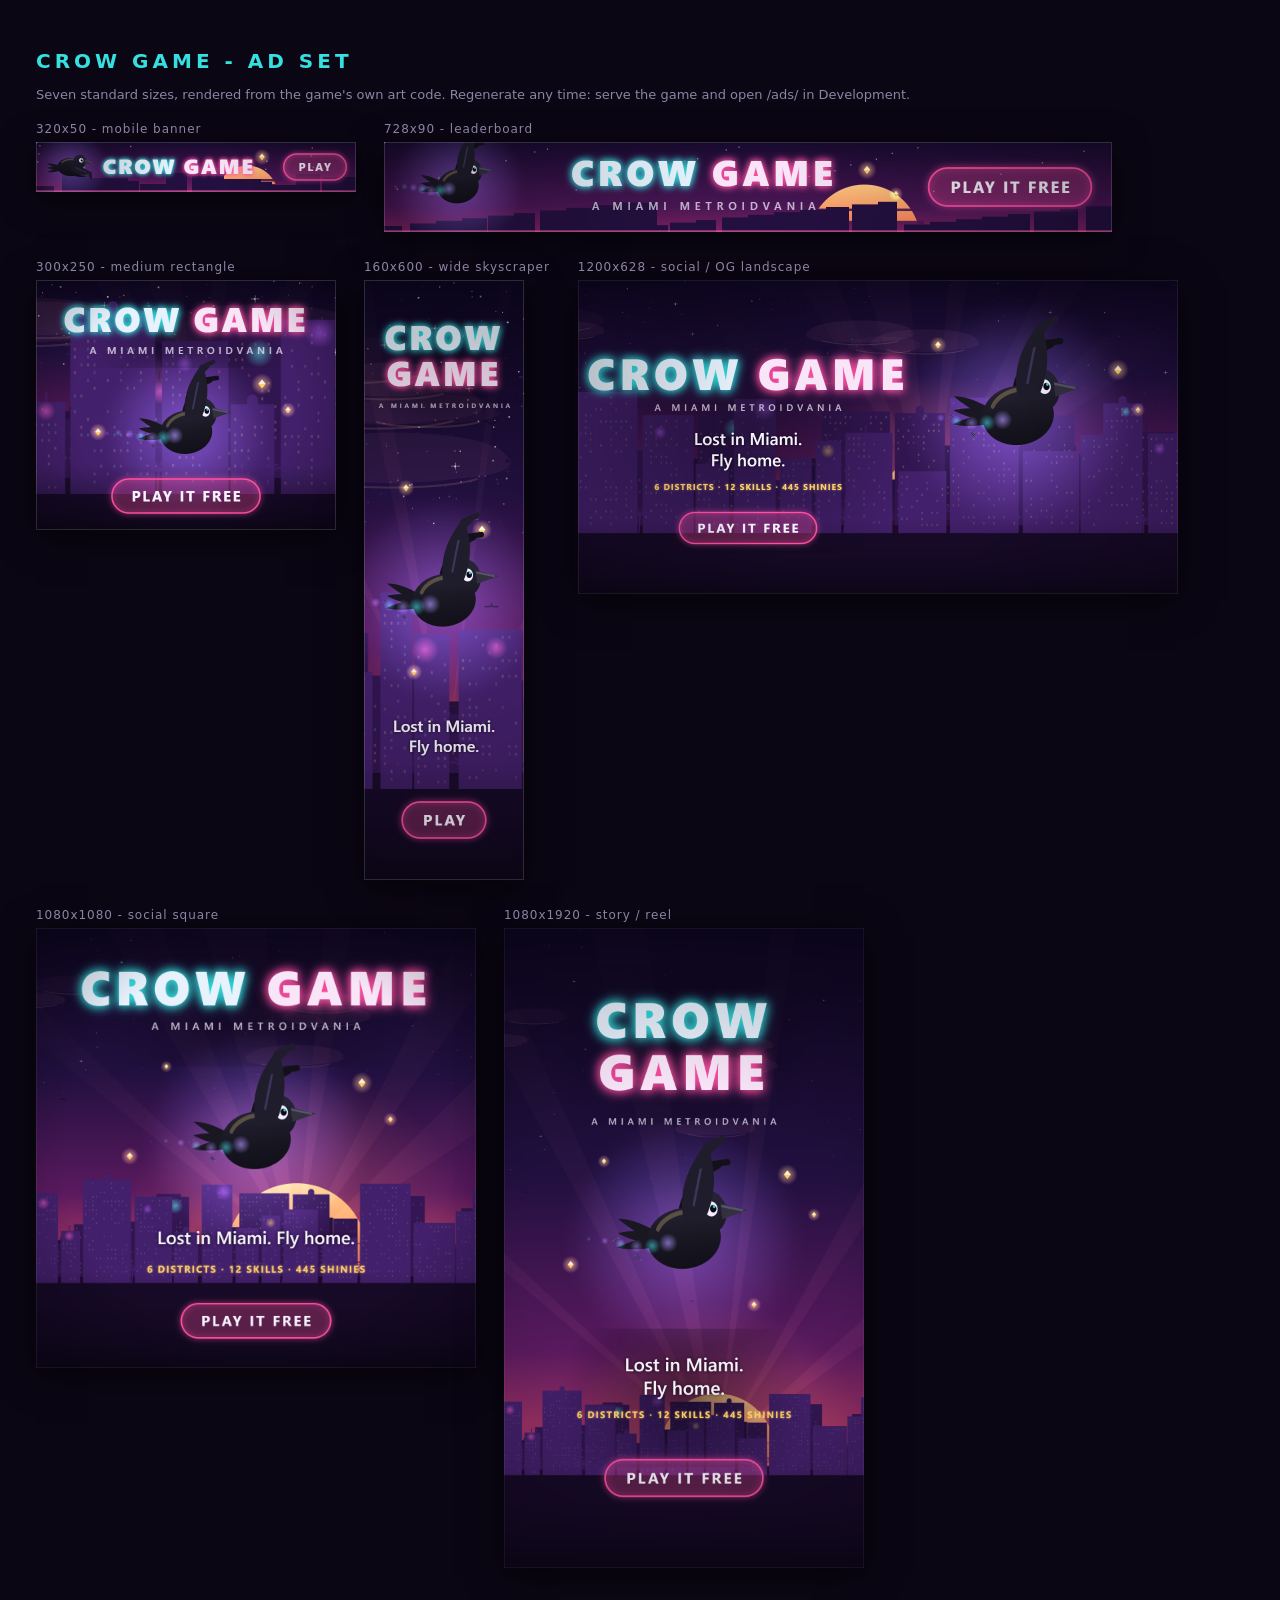
<file: Marketing/ads/gallery.html>
<!DOCTYPE html>
<html lang="en">
<head>
<meta charset="utf-8">
<title>Crow Game - Ad Gallery</title>
<style>
  body { background: #0b0614; color: #e8e2f2; font-family: "Segoe UI", system-ui, sans-serif; padding: 28px; }
  h1 { font-size: 20px; letter-spacing: 0.2em; color: #35e0e0; }
  p { color: #8d83a3; font-size: 13px; }
  .grid { display: flex; flex-wrap: wrap; gap: 28px; align-items: flex-start; margin-top: 20px; }
  figure { margin: 0; }
  figcaption { color: #8d83a3; font-size: 12px; letter-spacing: 0.08em; margin-bottom: 6px; }
  img { display: block; box-shadow: 0 6px 34px rgba(0,0,0,0.65); max-width: 100%; }
  .tall img { max-height: 640px; width: auto; }
</style>
</head>
<body>
<h1>CROW GAME - AD SET</h1>
<p>Seven standard sizes, rendered from the game's own art code. Regenerate any time: serve the game and open /ads/ in Development.</p>
<div class="grid">
  <figure><figcaption>320x50 - mobile banner</figcaption><img src="crowgame-ad-320x50.png" width="320" height="50"></figure>
  <figure><figcaption>728x90 - leaderboard</figcaption><img src="crowgame-ad-728x90.png" width="728" height="90"></figure>
  <figure><figcaption>300x250 - medium rectangle</figcaption><img src="crowgame-ad-300x250.png" width="300" height="250"></figure>
  <figure class="tall"><figcaption>160x600 - wide skyscraper</figcaption><img src="crowgame-ad-160x600.png"></figure>
  <figure><figcaption>1200x628 - social / OG landscape</figcaption><img src="crowgame-ad-1200x628.png" width="600"></figure>
  <figure><figcaption>1080x1080 - social square</figcaption><img src="crowgame-ad-1080x1080.png" width="440"></figure>
  <figure class="tall"><figcaption>1080x1920 - story / reel</figcaption><img src="crowgame-ad-1080x1920.png"></figure>
</div>
</body>
</html>
</file>
